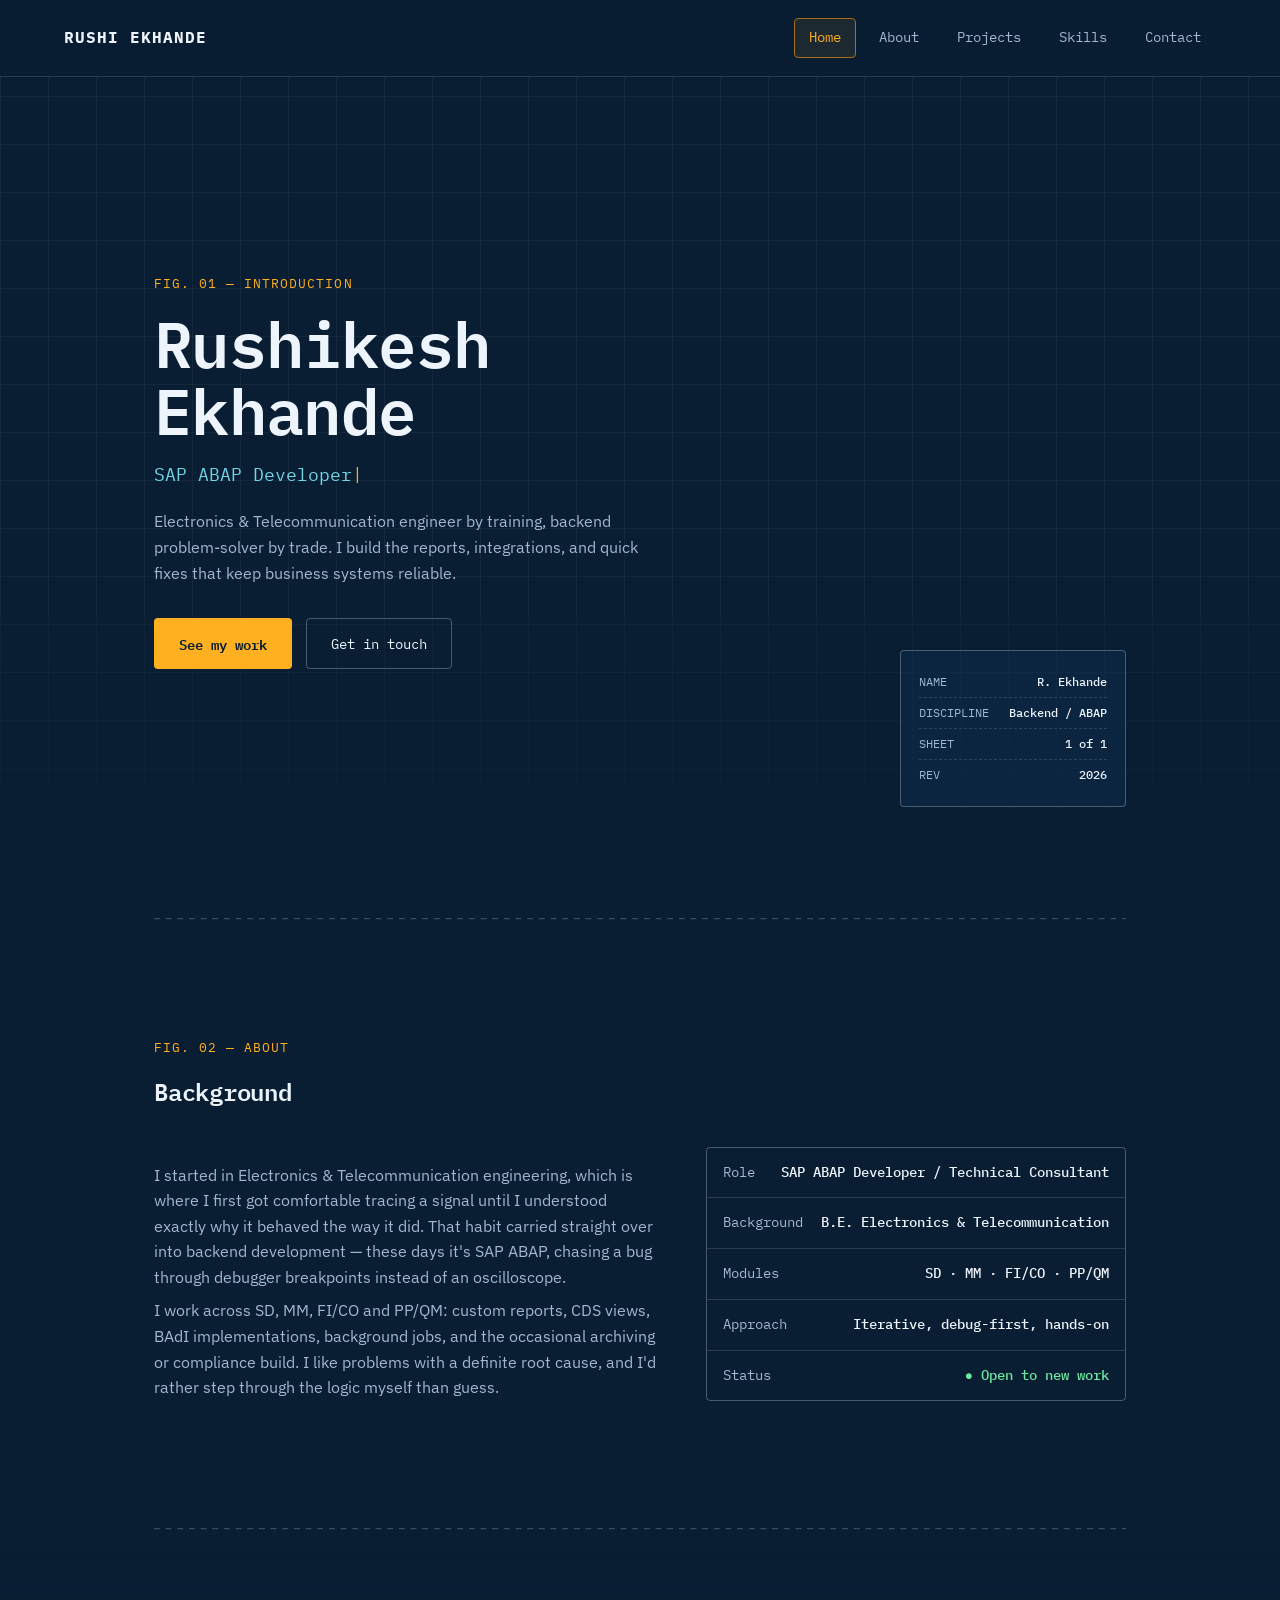
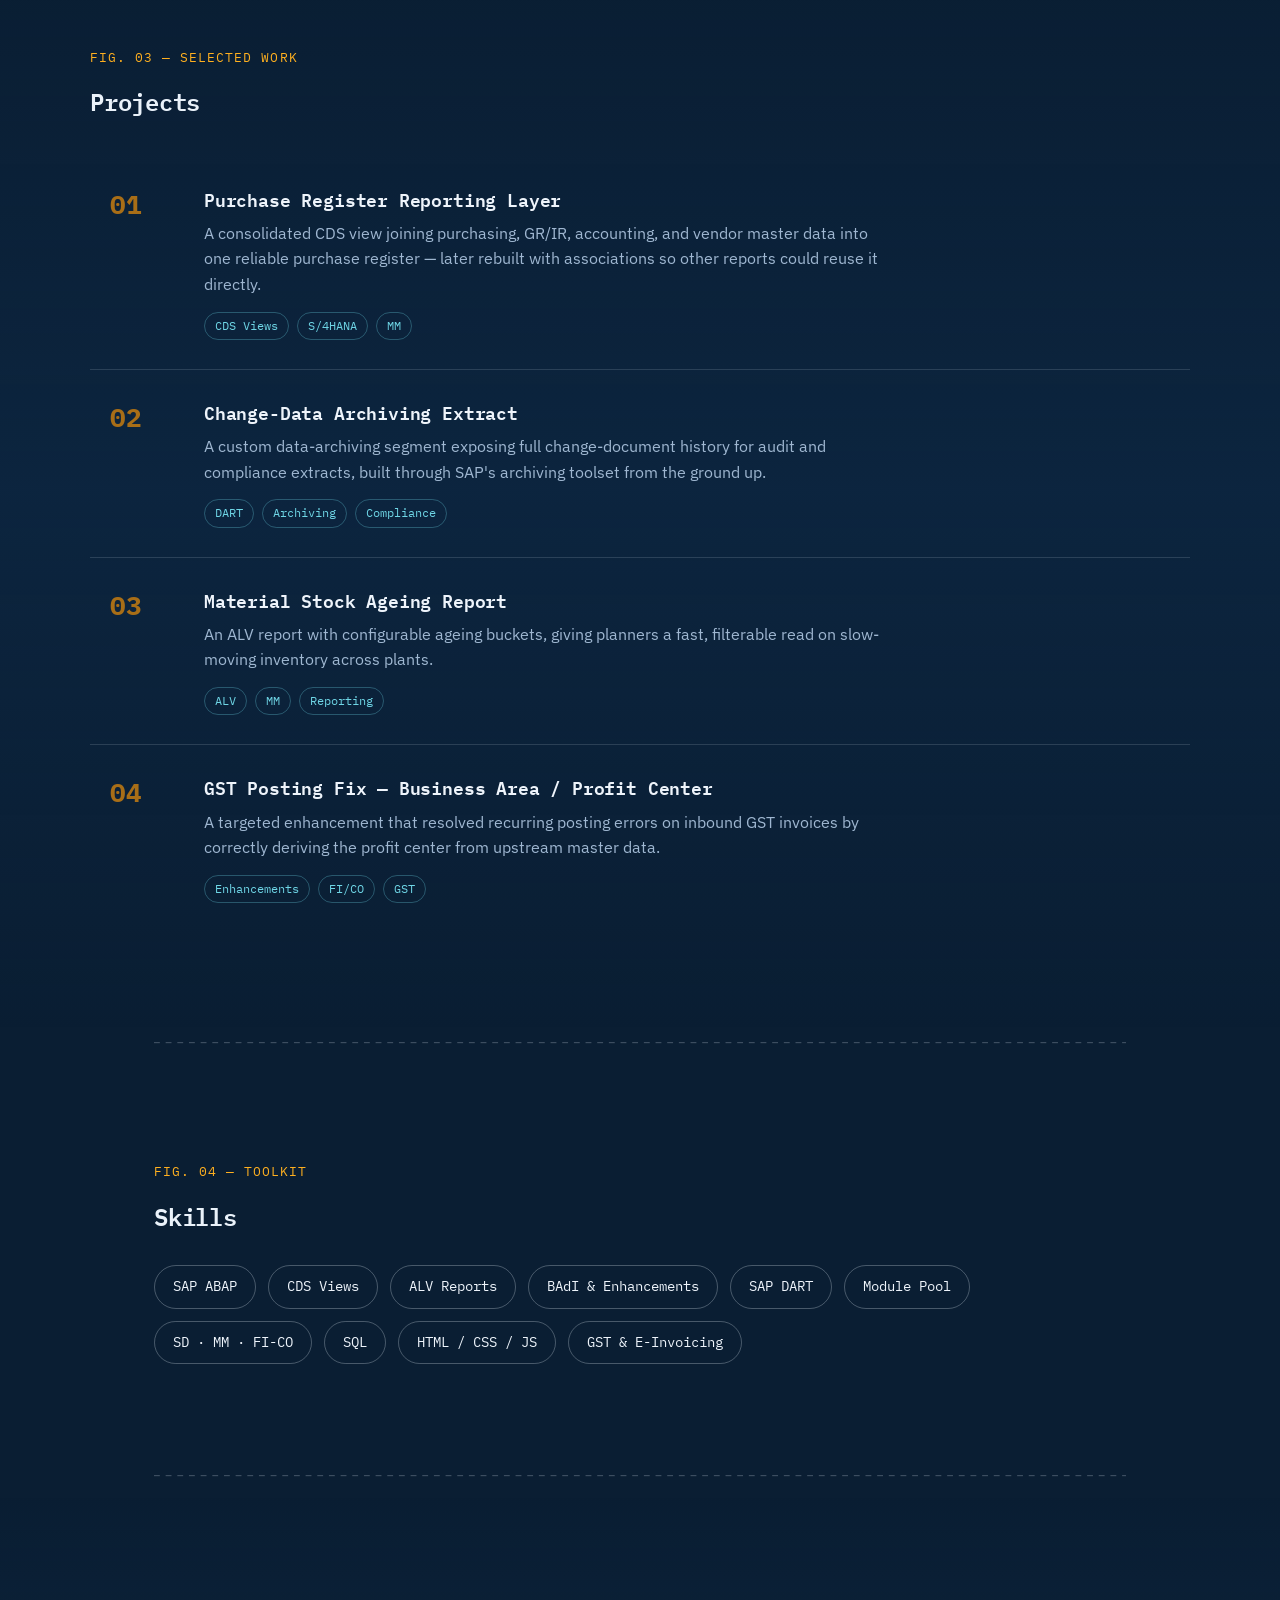
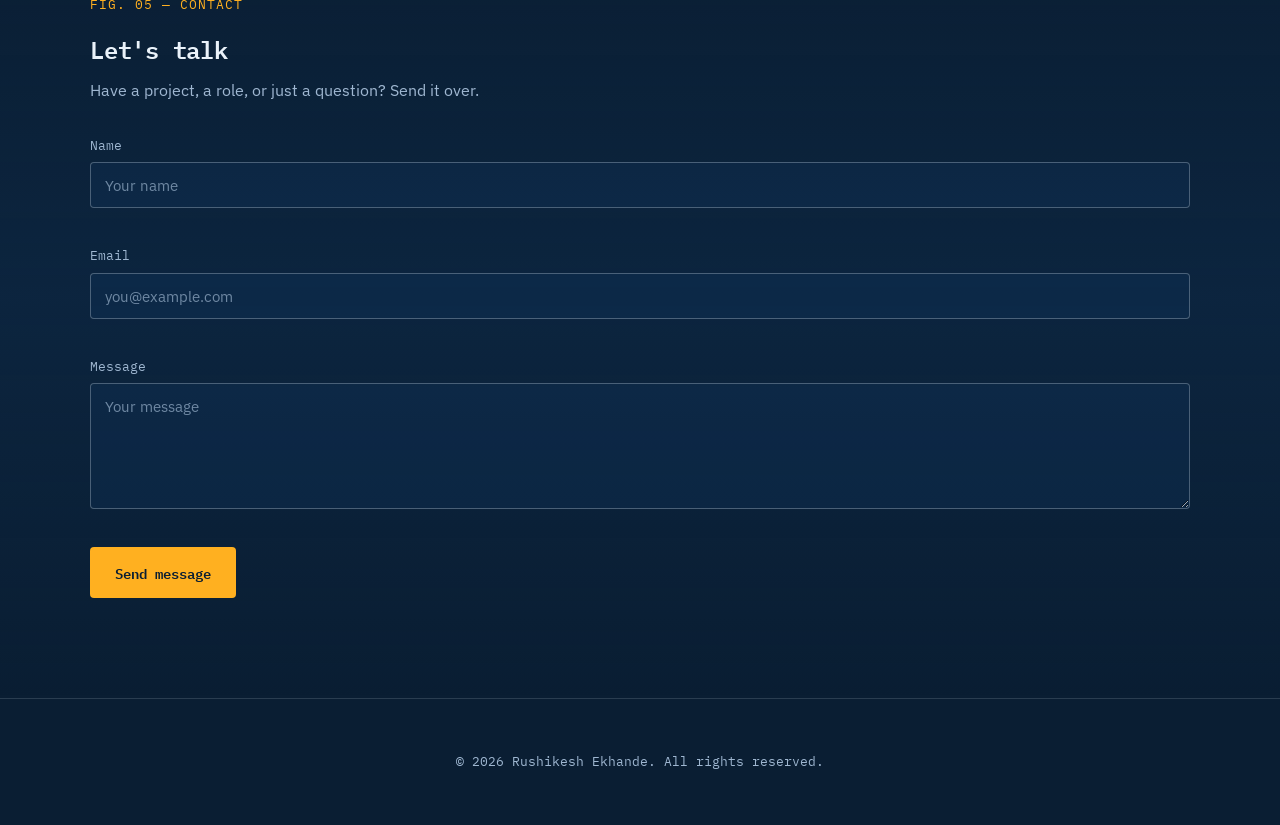
<file: index.html>
<!DOCTYPE html>
<html lang="en">
<head>
<meta charset="UTF-8">
<meta name="viewport" content="width=device-width, initial-scale=1.0">
<title>Rushikesh Ekhande — Portfolio</title>
<link rel="preconnect" href="https://fonts.googleapis.com">
<link rel="preconnect" href="https://fonts.gstatic.com" crossorigin>
<link href="https://fonts.googleapis.com/css2?family=IBM+Plex+Mono:wght@400;500;600;700&family=IBM+Plex+Sans:wght@400;500;600;700&display=swap" rel="stylesheet">
<link rel="stylesheet" href="rushi.css">
</head>
<body>

<div class="grid-overlay" aria-hidden="true"></div>

<header class="nav" id="nav">
  <a href="#home" class="brand">RUSHI EKHANDE</a>
  <button class="nav-toggle" id="navToggle" aria-label="Toggle menu" aria-expanded="false">
    <span></span><span></span><span></span>
  </button>
  <nav class="nav-links" id="navLinks">
    <a href="#home" class="nav-link" data-section="home">Home</a>
    <a href="#about" class="nav-link" data-section="about">About</a>
    <a href="#projects" class="nav-link" data-section="projects">Projects</a>
    <a href="#skills" class="nav-link" data-section="skills">Skills</a>
    <a href="#contact" class="nav-link" data-section="contact">Contact</a>
  </nav>
</header>

<!-- HOME -->
<section id="home" class="section hero">
  <div class="hero-inner">
    <p class="tag reveal">Fig. 01 — Introduction</p>
    <h1 class="reveal">
      Rushikesh <br> Ekhande
    </h1>
    <p class="hero-role reveal">
      <span id="roleTyped"></span><span class="caret">|</span>
    </p>
    <p class="hero-desc reveal">
      Electronics &amp; Telecommunication engineer by training, backend problem-solver by trade.
      I build the reports, integrations, and quick fixes that keep business systems reliable.
    </p>
    <div class="hero-actions reveal">
      <a href="#projects" class="btn btn-solid">See my work</a>
      <a href="#contact" class="btn btn-outline">Get in touch</a>
    </div>
  </div>

  <div class="title-block reveal" aria-hidden="true">
    <div class="tb-row"><span>NAME</span><b>R. Ekhande</b></div>
    <div class="tb-row"><span>DISCIPLINE</span><b>Backend / ABAP</b></div>
    <div class="tb-row"><span>SHEET</span><b>1 of 1</b></div>
    <div class="tb-row"><span>REV</span><b>2026</b></div>
  </div>
</section>

<div class="divider" aria-hidden="true"><svg viewBox="0 0 1000 24" preserveAspectRatio="none"><line class="dim-line" x1="0" y1="12" x2="1000" y2="12"/></svg></div>

<!-- ABOUT -->
<section id="about" class="section">
  <p class="tag reveal">Fig. 02 — About</p>
  <h2 class="reveal">Background</h2>

  <div class="about-grid">
    <p class="about-copy reveal">
      I started in Electronics &amp; Telecommunication engineering, which is where I first got
      comfortable tracing a signal until I understood exactly why it behaved the way it did.
      That habit carried straight over into backend development — these days it's SAP ABAP,
      chasing a bug through debugger breakpoints instead of an oscilloscope.
      <br><br>
      I work across SD, MM, FI/CO and PP/QM: custom reports, CDS views, BAdI implementations,
      background jobs, and the occasional archiving or compliance build. I like problems with
      a definite root cause, and I'd rather step through the logic myself than guess.
    </p>

    <div class="spec-table reveal">
      <div class="spec-row"><span>Role</span><b>SAP ABAP Developer / Technical Consultant</b></div>
      <div class="spec-row"><span>Background</span><b>B.E. Electronics &amp; Telecommunication</b></div>
      <div class="spec-row"><span>Modules</span><b>SD · MM · FI/CO · PP/QM</b></div>
      <div class="spec-row"><span>Approach</span><b>Iterative, debug-first, hands-on</b></div>
      <div class="spec-row"><span>Status</span><b class="status">● Open to new work</b></div>
    </div>
  </div>
</section>

<div class="divider" aria-hidden="true"><svg viewBox="0 0 1000 24" preserveAspectRatio="none"><line class="dim-line" x1="0" y1="12" x2="1000" y2="12"/></svg></div>

<!-- PROJECTS -->
<section id="projects" class="section alt">
  <p class="tag reveal">Fig. 03 — Selected work</p>
  <h2 class="reveal">Projects</h2>

  <div class="project-list">
    <article class="project-card reveal">
      <div class="pc-num">01</div>
      <div>
        <h3>Purchase Register Reporting Layer</h3>
        <p>A consolidated CDS view joining purchasing, GR/IR, accounting, and vendor master
        data into one reliable purchase register — later rebuilt with associations so other
        reports could reuse it directly.</p>
        <div class="pc-tags"><span>CDS Views</span><span>S/4HANA</span><span>MM</span></div>
      </div>
    </article>

    <article class="project-card reveal">
      <div class="pc-num">02</div>
      <div>
        <h3>Change-Data Archiving Extract</h3>
        <p>A custom data-archiving segment exposing full change-document history for audit
        and compliance extracts, built through SAP's archiving toolset from the ground up.</p>
        <div class="pc-tags"><span>DART</span><span>Archiving</span><span>Compliance</span></div>
      </div>
    </article>

    <article class="project-card reveal">
      <div class="pc-num">03</div>
      <div>
        <h3>Material Stock Ageing Report</h3>
        <p>An ALV report with configurable ageing buckets, giving planners a fast, filterable
        read on slow-moving inventory across plants.</p>
        <div class="pc-tags"><span>ALV</span><span>MM</span><span>Reporting</span></div>
      </div>
    </article>

    <article class="project-card reveal">
      <div class="pc-num">04</div>
      <div>
        <h3>GST Posting Fix — Business Area / Profit Center</h3>
        <p>A targeted enhancement that resolved recurring posting errors on inbound GST
        invoices by correctly deriving the profit center from upstream master data.</p>
        <div class="pc-tags"><span>Enhancements</span><span>FI/CO</span><span>GST</span></div>
      </div>
    </article>
  </div>
</section>

<div class="divider" aria-hidden="true"><svg viewBox="0 0 1000 24" preserveAspectRatio="none"><line class="dim-line" x1="0" y1="12" x2="1000" y2="12"/></svg></div>

<!-- SKILLS -->
<section id="skills" class="section">
  <p class="tag reveal">Fig. 04 — Toolkit</p>
  <h2 class="reveal">Skills</h2>

  <div class="skills-grid reveal">
    <div class="skill-chip">SAP ABAP</div>
    <div class="skill-chip">CDS Views</div>
    <div class="skill-chip">ALV Reports</div>
    <div class="skill-chip">BAdI &amp; Enhancements</div>
    <div class="skill-chip">SAP DART</div>
    <div class="skill-chip">Module Pool</div>
    <div class="skill-chip">SD · MM · FI-CO</div>
    <div class="skill-chip">SQL</div>
    <div class="skill-chip">HTML / CSS / JS</div>
    <div class="skill-chip">GST &amp; E-Invoicing</div>
  </div>
</section>

<div class="divider" aria-hidden="true"><svg viewBox="0 0 1000 24" preserveAspectRatio="none"><line class="dim-line" x1="0" y1="12" x2="1000" y2="12"/></svg></div>

<!-- CONTACT -->
<section id="contact" class="section alt">
  <p class="tag reveal">Fig. 05 — Contact</p>
  <h2 class="reveal">Let's talk</h2>
  <p class="section-sub reveal">Have a project, a role, or just a question? Send it over.</p>

  <form class="contact-form reveal" id="contactForm" novalidate>
    <div class="field">
      <label for="name">Name</label>
      <input type="text" id="name" name="name" placeholder="Your name" required>
      <span class="field-error" data-for="name"></span>
    </div>
    <div class="field">
      <label for="email">Email</label>
      <input type="email" id="email" name="email" placeholder="you@example.com" required>
      <span class="field-error" data-for="email"></span>
    </div>
    <div class="field">
      <label for="message">Message</label>
      <textarea id="message" name="message" rows="5" placeholder="Your message" required></textarea>
      <span class="field-error" data-for="message"></span>
    </div>
    <div class="form-actions">
      <button type="submit" class="btn btn-solid">Send message</button>
      <span class="form-status" id="formStatus"></span>
    </div>
  </form>
</section>

<footer class="footer">
  <p>© 2026 Rushikesh Ekhande. All rights reserved.</p>
</footer>

<button id="backToTop" class="back-to-top" aria-label="Back to top">↑</button>

<script src="rushi.js"></script>
</body>
</html>
</file>
<file: rushi.css>
:root {
  --navy-950: #0a1e33;
  --navy-900: #0d2745;
  --navy-800: #133a63;
  --navy-700: #1c4a7a;
  --line: rgba(233, 244, 251, 0.14);
  --line-strong: rgba(233, 244, 251, 0.28);
  --paper: #eef4fb;
  --ink: #eaf2fa;
  --muted: #9fb7d1;
  --amber: #ffb020;
  --amber-dim: #a86e17;
  --cyan: #6fd6e6;
  --radius: 4px;
  --maxw: 1100px;
  --font-mono: 'IBM Plex Mono', ui-monospace, monospace;
  --font-sans: 'IBM Plex Sans', system-ui, sans-serif;
}

* { box-sizing: border-box; }

html { scroll-behavior: smooth; }

@media (prefers-reduced-motion: reduce) {
  html { scroll-behavior: auto; }
  * { animation-duration: 0.01ms !important; animation-iteration-count: 1 !important; transition-duration: 0.01ms !important; }
}

body {
  margin: 0;
  background: var(--navy-950);
  color: var(--ink);
  font-family: var(--font-sans);
  line-height: 1.6;
  -webkit-font-smoothing: antialiased;
}

a { color: inherit; }

h1, h2, h3 {
  font-family: var(--font-mono);
  font-weight: 600;
  margin: 0;
  letter-spacing: -0.01em;
}

.grid-overlay {
  position: fixed;
  inset: 0;
  pointer-events: none;
  z-index: 0;
  background-image:
    linear-gradient(var(--line) 1px, transparent 1px),
    linear-gradient(90deg, var(--line) 1px, transparent 1px);
  background-size: 48px 48px;
  opacity: 0.35;
  mask-image: linear-gradient(to bottom, black, black 60%, transparent 100%);
}

/* NAV */
.nav {
  position: sticky;
  top: 0;
  z-index: 100;
  display: flex;
  align-items: center;
  justify-content: space-between;
  padding: 18px clamp(20px, 5vw, 64px);
  background: rgba(10, 30, 51, 0.82);
  backdrop-filter: blur(10px);
  border-bottom: 1px solid var(--line);
}

.brand {
  font-family: var(--font-mono);
  font-weight: 700;
  letter-spacing: 0.06em;
  text-decoration: none;
  font-size: 1rem;
  color: var(--paper);
}

.nav-links { display: flex; gap: 8px; }

.nav-link {
  font-family: var(--font-mono);
  font-size: 0.85rem;
  text-decoration: none;
  color: var(--muted);
  padding: 8px 14px;
  border-radius: var(--radius);
  border: 1px solid transparent;
  transition: color 0.2s, border-color 0.2s, background 0.2s;
}

.nav-link:hover { color: var(--paper); border-color: var(--line-strong); }

.nav-link.active {
  color: var(--amber);
  border-color: var(--amber-dim);
  background: rgba(255, 176, 32, 0.08);
}

.nav-toggle {
  display: none;
  flex-direction: column;
  gap: 5px;
  background: none;
  border: 1px solid var(--line-strong);
  border-radius: var(--radius);
  padding: 9px 10px;
  cursor: pointer;
}
.nav-toggle span { width: 20px; height: 2px; background: var(--paper); display: block; }

/* SECTIONS */
.section {
  position: relative;
  z-index: 1;
  max-width: var(--maxw);
  margin: 0 auto;
  padding: 100px clamp(20px, 5vw, 64px);
}
.section.alt { background: linear-gradient(180deg, transparent, rgba(19, 58, 99, 0.25), transparent); max-width: 100%; }
.section.alt > * { max-width: var(--maxw); margin-left: auto; margin-right: auto; }
.section.alt > *:not(.project-list):not(.skills-grid) { }

.tag {
  font-family: var(--font-mono);
  font-size: 0.8rem;
  color: var(--amber);
  letter-spacing: 0.08em;
  text-transform: uppercase;
  margin: 0 0 14px;
}

.section-sub { color: var(--muted); margin-top: 10px; }

.divider { max-width: var(--maxw); margin: 0 auto; padding: 0 clamp(20px, 5vw, 64px); }
.dim-line { stroke: var(--line-strong); stroke-width: 1; stroke-dasharray: 6 6; }

/* HERO */
.hero {
  display: flex;
  align-items: center;
  justify-content: space-between;
  gap: 40px;
  min-height: calc(100vh - 70px);
  flex-wrap: wrap;
  padding-top: 60px;
}
.hero-inner { max-width: 640px; }

.hero h1 {
  font-size: clamp(2.4rem, 6vw, 4rem);
  line-height: 1.05;
  margin: 6px 0 18px;
  color: var(--paper);
}

.hero-role {
  font-family: var(--font-mono);
  color: var(--cyan);
  font-size: 1.1rem;
  min-height: 1.5em;
  margin-bottom: 20px;
}
.caret { animation: blink 1s step-end infinite; color: var(--amber); }
@keyframes blink { 50% { opacity: 0; } }

.hero-desc { color: var(--muted); max-width: 52ch; margin-bottom: 32px; }

.hero-actions { display: flex; gap: 14px; flex-wrap: wrap; }

.btn {
  font-family: var(--font-mono);
  font-size: 0.9rem;
  padding: 13px 24px;
  border-radius: var(--radius);
  text-decoration: none;
  display: inline-flex;
  align-items: center;
  gap: 8px;
  cursor: pointer;
  border: 1px solid transparent;
  transition: transform 0.15s ease, background 0.2s, border-color 0.2s;
}
.btn:active { transform: translateY(1px); }
.btn-solid { background: var(--amber); color: var(--navy-950); font-weight: 600; }
.btn-solid:hover { background: #ffc355; }
.btn-outline { border-color: var(--line-strong); color: var(--paper); }
.btn-outline:hover { border-color: var(--cyan); color: var(--cyan); }

.title-block {
  font-family: var(--font-mono);
  font-size: 0.78rem;
  border: 1px solid var(--line-strong);
  border-radius: var(--radius);
  padding: 16px 18px;
  min-width: 220px;
  color: var(--muted);
  background: rgba(19, 58, 99, 0.25);
  align-self: flex-end;
}
.tb-row { display: flex; justify-content: space-between; gap: 20px; padding: 5px 0; border-bottom: 1px dashed var(--line); }
.tb-row:last-child { border-bottom: none; }
.tb-row b { color: var(--paper); font-weight: 500; }

/* ABOUT */
.about-grid { display: grid; grid-template-columns: 1.2fr 1fr; gap: 48px; margin-top: 36px; align-items: start; }
.about-copy { color: var(--muted); }
.about-copy br { content: ""; display: block; margin-top: 8px; }

.spec-table { border: 1px solid var(--line-strong); border-radius: var(--radius); overflow: hidden; }
.spec-row {
  display: flex; justify-content: space-between; gap: 16px;
  padding: 14px 16px; font-family: var(--font-mono); font-size: 0.85rem;
  border-bottom: 1px solid var(--line);
}
.spec-row:last-child { border-bottom: none; }
.spec-row span { color: var(--muted); }
.spec-row b { color: var(--paper); font-weight: 500; text-align: right; }
.status { color: #6ee7a0 !important; }

/* PROJECTS */
.project-list { margin-top: 36px; display: flex; flex-direction: column; gap: 1px; }
.project-card {
  display: grid; grid-template-columns: 70px 1fr; gap: 24px;
  padding: 28px 20px; border-top: 1px solid var(--line);
  transition: background 0.2s;
}
.project-list .project-card:first-child { border-top: none; }
.project-card:hover { background: rgba(19, 58, 99, 0.2); }
.pc-num { font-family: var(--font-mono); color: var(--amber-dim); font-size: 1.6rem; font-weight: 700; }
.project-card h3 { color: var(--paper); font-size: 1.1rem; margin-bottom: 8px; }
.project-card p { color: var(--muted); margin: 0 0 14px; max-width: 68ch; }
.pc-tags { display: flex; gap: 8px; flex-wrap: wrap; }
.pc-tags span {
  font-family: var(--font-mono); font-size: 0.72rem; color: var(--cyan);
  border: 1px solid rgba(111, 214, 230, 0.3); padding: 4px 10px; border-radius: 999px;
}

/* SKILLS */
.skills-grid { margin-top: 30px; display: flex; flex-wrap: wrap; gap: 12px; }
.skill-chip {
  font-family: var(--font-mono); font-size: 0.85rem; color: var(--paper);
  border: 1px solid var(--line-strong); border-radius: 999px; padding: 10px 18px;
  transition: border-color 0.2s, color 0.2s, transform 0.15s;
}
.skill-chip:hover { border-color: var(--amber); color: var(--amber); transform: translateY(-2px); }

/* CONTACT FORM */
.contact-form { margin-top: 32px; max-width: 560px; display: flex; flex-direction: column; gap: 20px; }
.field { display: flex; flex-direction: column; gap: 6px; }
.field label { font-family: var(--font-mono); font-size: 0.8rem; color: var(--muted); }
.field input, .field textarea {
  font-family: var(--font-sans); font-size: 0.95rem;
  background: rgba(19, 58, 99, 0.25); border: 1px solid var(--line-strong);
  border-radius: var(--radius); padding: 12px 14px; color: var(--paper); resize: vertical;
}
.field input::placeholder, .field textarea::placeholder { color: #6f88a3; }
.field input:focus, .field textarea:focus { outline: 2px solid var(--cyan); outline-offset: 1px; border-color: var(--cyan); }
.field.invalid input, .field.invalid textarea { border-color: #ff6b6b; }
.field-error { font-family: var(--font-mono); font-size: 0.75rem; color: #ff8a8a; min-height: 1em; }

.form-actions { display: flex; align-items: center; gap: 16px; }
.form-status { font-family: var(--font-mono); font-size: 0.85rem; color: #6ee7a0; }

/* FOOTER */
.footer {
  text-align: center; padding: 40px 20px; color: var(--muted);
  font-family: var(--font-mono); font-size: 0.8rem;
  border-top: 1px solid var(--line);
}

/* BACK TO TOP */
.back-to-top {
  position: fixed; right: 24px; bottom: 24px; z-index: 90;
  width: 44px; height: 44px; border-radius: 50%;
  background: var(--amber); color: var(--navy-950); border: none;
  font-size: 1.1rem; cursor: pointer;
  opacity: 0; visibility: hidden; transform: translateY(10px);
  transition: opacity 0.25s, transform 0.25s, visibility 0.25s;
}
.back-to-top.visible { opacity: 1; visibility: visible; transform: translateY(0); }
.back-to-top:hover { background: #ffc355; }

/* EDITOR CODE BLOCK removed (not used in this version) */

/* REVEAL ANIMATION */
.reveal {
  opacity: 0;
  transform: translateY(18px);
  transition: opacity 0.6s ease, transform 0.6s ease;
}
.reveal.in-view { opacity: 1; transform: translateY(0); }

/* RESPONSIVE */
@media (max-width: 860px) {
  .about-grid { grid-template-columns: 1fr; }
  .hero { flex-direction: column; align-items: flex-start; }
  .title-block { align-self: stretch; }
}

@media (max-width: 720px) {
  .nav-toggle { display: flex; }
  .nav-links {
    position: absolute; top: 100%; left: 0; right: 0;
    flex-direction: column; background: var(--navy-900);
    border-bottom: 1px solid var(--line);
    max-height: 0; overflow: hidden; transition: max-height 0.3s ease;
  }
  .nav-links.open { max-height: 320px; }
  .nav-link { padding: 16px 24px; border-radius: 0; border-bottom: 1px solid var(--line); }
  .project-card { grid-template-columns: 1fr; }
  .pc-num { font-size: 1.2rem; }
}
</file>
